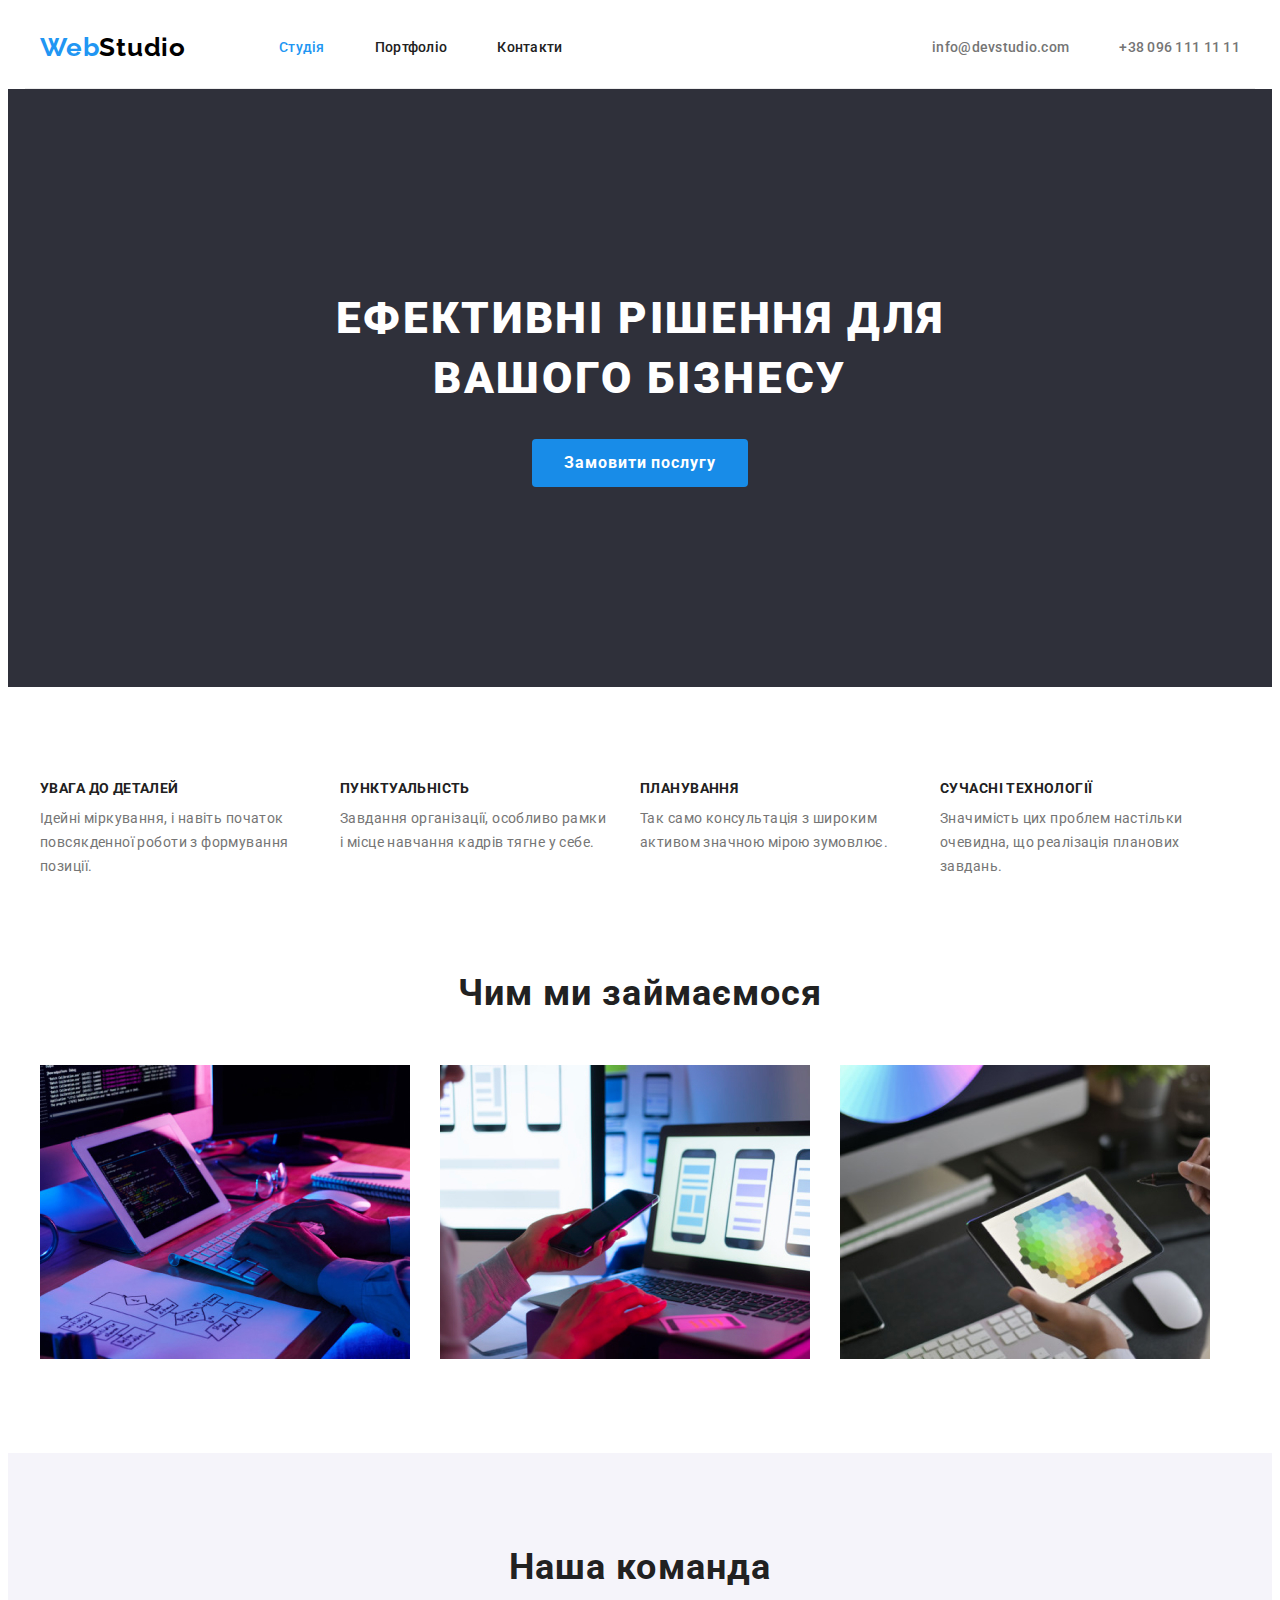
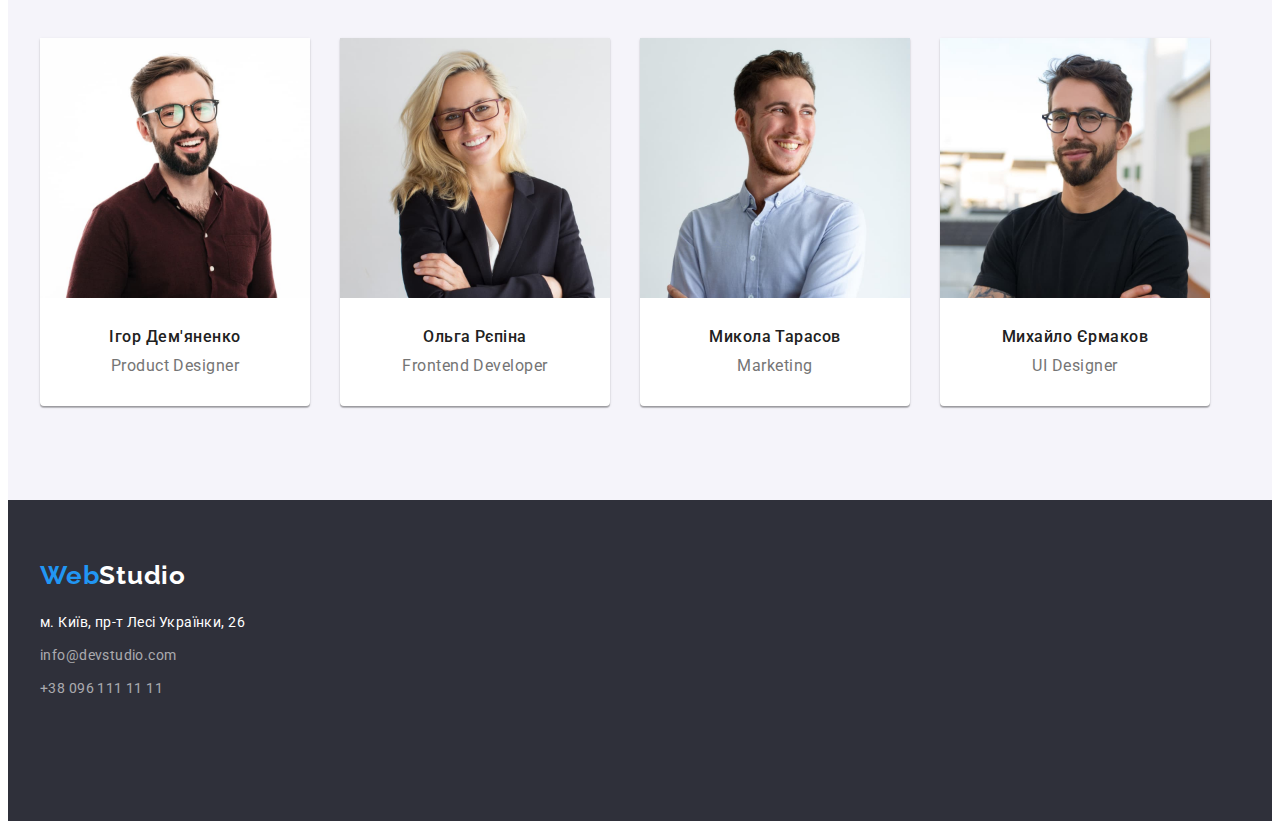
<file: index.html>
<!DOCTYPE html>
<html lang="en">

<head>
  <meta charset="UTF-8" />
  <meta http-equiv="X-UA-Compatible" content="IE=edge" />
  <meta name="viewport" content="width=device-width, initial-scale=1.0" />
  <title>WebStudio</title>
  <link rel="preconnect" href="https://fonts.googleapis.com">
  <link rel="preconnect" href="https://fonts.gstatic.com" crossorigin>
  <link href="https://fonts.googleapis.com/css2?family=Raleway:wght@700&family=Roboto:wght@400;500;700;900&display=swap"
    rel="stylesheet">
  <link rel="stylesheet" href="https://cdnjs.cloudflare.com/ajax/libs/modern-normalize/1.1.0/modern-normalize.min.css"
    integrity="sha512-wpPYUAdjBVSE4KJnH1VR1HeZfpl1ub8YT/NKx4PuQ5NmX2tKuGu6U/JRp5y+Y8XG2tV+wKQpNHVUX03MfMFn9Q=="
    crossorigin="anonymous" referrerpolicy="no-referrer" />
  <link rel="stylesheet" href="./css/style.css">
</head>

<body>
  <header class="header container">

    <div class="header-container">
      <nav class="header-nav">
        <a class="header-logo link" href="./index.html">Web<span class="header-logo-accent">Studio</span></a>
        <ul class="header-list list">
          <li class="header-item">
            <a class="header-link current link" href="./index.html">Студія</a>
          </li>
          <li class="header-item">
            <a class="header-link link" href="./portfolio.html">Портфоліо</a>
          </li>
          <li class="header-item">
            <a class="header-link link" href="">Контакти</a>
          </li>
        </ul>
      </nav>
      <ul class="header-contact">
        <li class="contact-item">
          <a class="header-mailto link" href="mailto:info@devstudio.com">info@devstudio.com</a>
        </li>
        <li class="contact-item">
          <a class="header-tel link" href="tel:+380961111111">+38 096 111 11 11</a>
        </li>
      </ul>
    </div>



  </header>
  <main>

    <section class="hero">
      <div class="container">
        <h1 class="hero-titl">Ефективні рішення для вашого бізнесу</h1>

        <button class="hero-button" type="button">Замовити послугу</button>
      </div>

    </section>

    <section class="aside">
      <div class="container">
        <h2 class="aside-titl visually-hidden">Особливості</h2>
        <ul class="aside-list list">
          <li class="aside-item">
            <h3 class="aside-caption link">Увага до деталей</h3>
            <p class="aside-tex">
              Ідейні міркування, і навіть початок повсякденної роботи з
              формування позиції.
            </p>
          </li>
          <li class="aside-item">
            <h3 class="aside-caption link">Пунктуальність</h3>
            <p class="aside-tex">
              Завдання організації, особливо рамки і місце навчання кадрів тягне
              у себе.
            </p>
          </li>
          <li class="aside-item">
            <h3 class="aside-caption link">Планування</h3>
            <p class="aside-tex">
              Так само консультація з широким активом значною мірою зумовлює.
            </p>
          </li>
          <li class="aside-item">
            <h3 class="aside-caption link">Сучасні технології</h3>
            <p class="aside-tex">
              Значимість цих проблем настільки очевидна, що реалізація планових
              завдань.
            </p>
          </li>
        </ul>
      </div>
    </section>
    <section class="work section">
      <div class="container">
        <h2 class="work-titl">Чим ми займаємося</h2>
        <ul class="work-list list">
          <li class="work-item link">
            <img class="work-img" src="./images/doing/img.print.jpg" alt="print" width="370" />
          </li>
          <li class="work-item link">
            <img class="work-img" src="./images/doing/img.phone.jpg" alt="phone" width="370" />
          </li>
          <li class="work-item link">
            <img class="work-img" src="./images/doing/img.pen.jpg" alt="pen" width="370" />
          </li>
        </ul>
      </div>

    </section>
    <section class="team">
      <div class="container">
        <h2 class="team-titl">Наша команда</h2>
        <ul class="team-list list">
          <li class="team-link link">
            <img class="team-img" src="./images/team/img.ProductDesigner.jpg" alt="Product Designer" width="270" />
            <div class="team-section">
              <h3 class="team-caption">Ігор Дем'яненко</h3>
              <p class="team-text">Product Designer</p>
            </div>
          </li>
          <li class="team-link link">
            <img class="team-img" src="./images/team/img.FrontendDeveloper.jpg" alt="Frontend Developer" width="270" />
            <div class="team-section">
              <h3 class="team-caption">Ольга Рєпіна</h3>
              <p class="team-text">Frontend Developer</p>
            </div>
          </li>
          <li class="team-link link">
            <img class="team-img" src="./images/team/img.Marketing.jpg" alt="Marketing" width="270" />
            <div class="team-section">
              <h3 class="team-caption">Микола Тарасов</h3>
              <p class="team-text">Marketing</p>
            </div>
          </li>
          <li class="team-link link">
            <img class="team-img" src="./images/team/img.UIDesigner.jpg" alt="UI Designer" width="270" />
            <div class="team-section">
              <h3 class="team-caption">Михайло Єрмаков</h3>
              <p class="team-text">UI Designer</p>
            </div>
          </li>
        </ul>
      </div>

    </section>
  </main>

  <footer class="footer">
    <div class="container">

      <a class="footer-logo link" href="./index.html"> Web<span class="header-logo-white">Studio</span></a>

      <address class="footer-address">
        <ul class="footer-list list">
          <li class="footer-item">
            <a class="footer-map link"
              href="https://www.google.com/maps/d/u/0/viewer?mid=10uSM3H-mIU3GznYo2szRIEphczw&hl=en_US&ll=50.42732700000001%2C30.538092&z=17"
              target="_blank" rel="noreferrer noopener">м. Київ, пр-т Лесі Українки, 26</a>
          </li>
          <li class="footer-item">
            <a class="footer-mailto link" href="mailto:info@devstudio.com">info@devstudio.com</a>
          </li>
          <li class="footer-item">
            <a class="footer-tel link" href="tel:+380961111111">+38 096 111 11 11</a>
          </li>
        </ul>
      </address>
    </div>

  </footer>
</body>

</html>
</file>
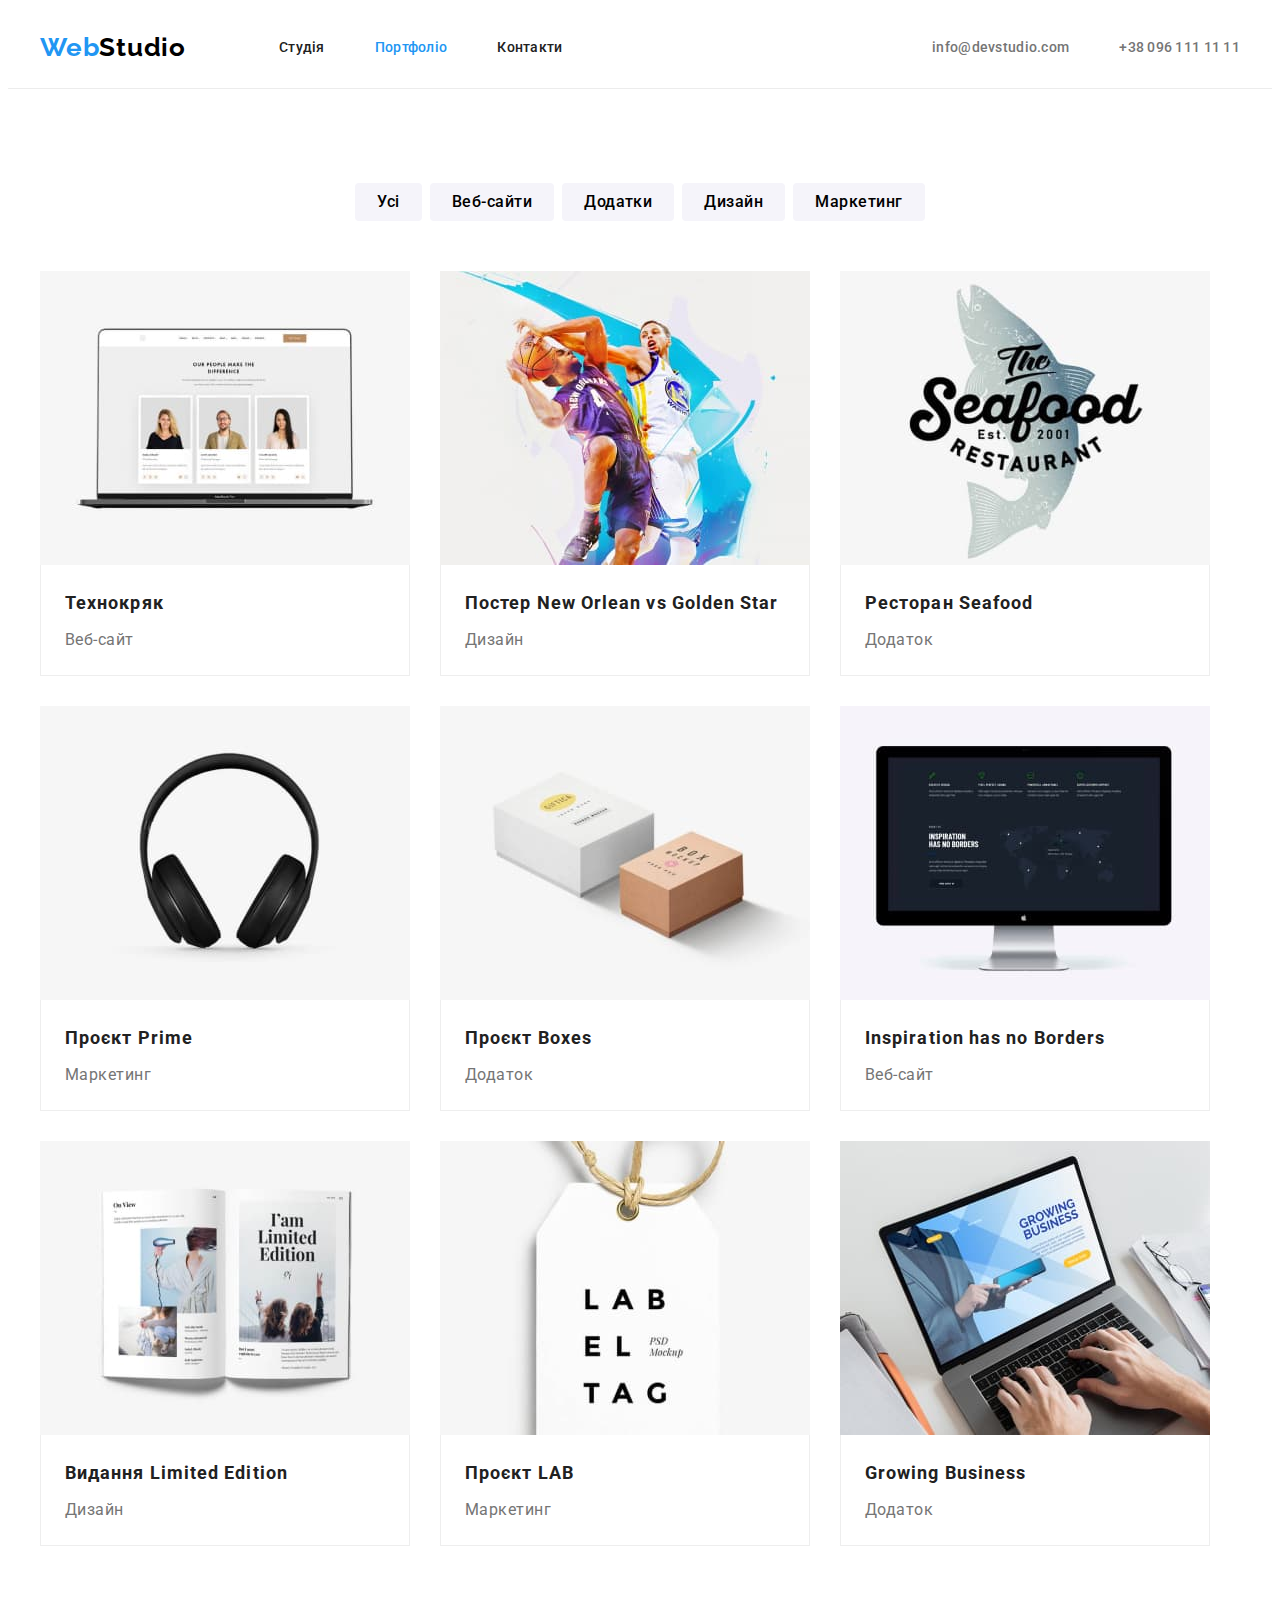
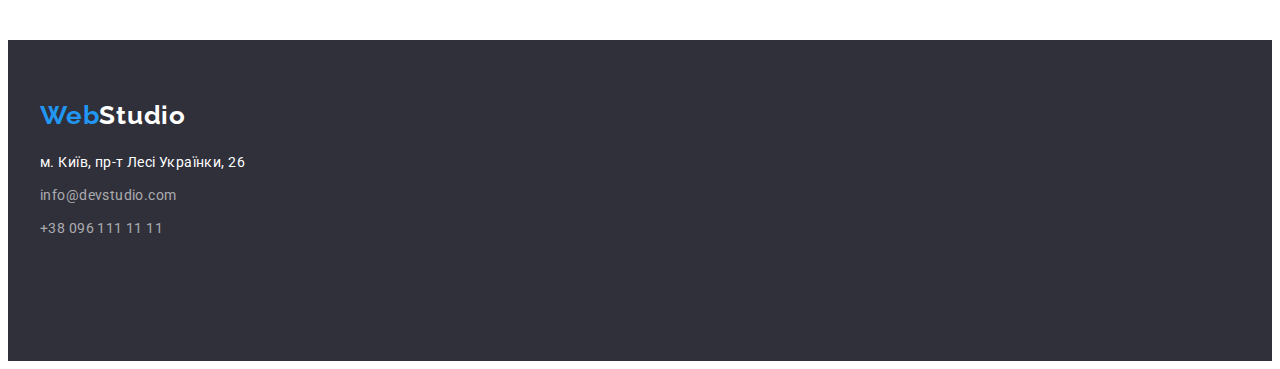
<file: portfolio.html>
<!DOCTYPE html>
<html lang="en">

<head>
    <meta charset="UTF-8" />
    <meta http-equiv="X-UA-Compatible" content="IE=edge" />
    <meta name="viewport" content="width=device-width, initial-scale=1.0" />
    <title>WebStudio</title>
    <link rel="preconnect" href="https://fonts.googleapis.com">
    <link rel="preconnect" href="https://fonts.gstatic.com" crossorigin>
    <link
        href="https://fonts.googleapis.com/css2?family=Raleway:wght@700&family=Roboto:wght@400;500;700;900&display=swap"
        rel="stylesheet">

    <link rel="stylesheet" href="https://cdnjs.cloudflare.com/ajax/libs/modern-normalize/1.1.0/modern-normalize.min.css"
        integrity="sha512-wpPYUAdjBVSE4KJnH1VR1HeZfpl1ub8YT/NKx4PuQ5NmX2tKuGu6U/JRp5y+Y8XG2tV+wKQpNHVUX03MfMFn9Q=="
        crossorigin="anonymous" referrerpolicy="no-referrer" />

    <link rel="stylesheet" href="./css/style.css">
</head>

<body>
    <header class="header">

        <div class="container header-container">
            <nav class="header-nav">
                <a class="header-logo link" href="./index.html">Web<span class="header-logo-accent">Studio</span></a>
                <ul class="header-list list">
                    <li class="header-item">
                        <a class="header-link link" href="./index.html">Студія</a>
                    </li>
                    <li class="header-item">
                        <a class="header-link current link" href="./portfolio.html">Портфоліо</a>
                    </li>
                    <li class="header-item">
                        <a class="header-link link" href="">Контакти</a>
                    </li>
                </ul>
            </nav>
            <ul class="header-contact">
                <li class="contact-item">
                    <a class="header-mailto link" href="mailto:info@devstudio.com">info@devstudio.com</a>
                </li>
                <li class="contact-item">
                    <a class="header-tel link" href="tel:+380961111111">+38 096 111 11 11</a>
                </li>
            </ul>
        </div>


    </header>
    <main>
        <section class="buttons section">
            <div class="container">
                <h1 class="button-section visually-hidden">Секція кнопок</h1>
                <ul class="button-list list">
                    <li class="button-item">
                        <button class="button-link link" type="button">Усі</button>
                    </li>
                    <li class="button-item">
                        <button class="button-link link" type="button">Веб-сайти</button>
                    </li>
                    <li class="button-item">
                        <button class="button-link link" type="button">Додатки</button>
                    </li>
                    <li class="button-item">
                        <button class="button-link link" type="button">Дизайн</button>
                    </li>
                    <li class="button-item">
                        <button class="button-link link" type="button">Маркетинг</button>
                    </li>
                </ul>

                <ul class="foto-list list">
                    <li class="foto-item">
                        <a class="foto-link link" href="">
                            <img src="./images/portfolio/web.jpg" alt="laptop" width="370">
                            <div class="foto-section">
                                <h2 class="foto-caption">Технокряк</h2>
                                <p class="foto-text">Веб-сайт</p>
                            </div>

                        </a>
                    </li>
                    <li class="foto-item">
                        <a class="foto-link link" href="">
                            <img src="./images/portfolio/Orlean.jpg" alt="two basketball players" width="370">
                            <div class="foto-section">
                                <h2 class="foto-caption">Постер New Orlean vs Golden Star</h2>
                                <p class="foto-text">Дизайн</p>
                            </div>
                        </a>
                    </li>
                    <li class="foto-item">
                        <a class="foto-link link" href="">
                            <img src="./images/portfolio/Seafood.jpg" alt="fish logo" width="370">
                            <div class="foto-section">
                                <h2 class="foto-caption">Ресторан Seafood</h2>
                                <p class="foto-text">Додаток</p>
                            </div>
                        </a>
                    </li>
                    <li class="foto-item">
                        <a class="foto-link link" href="">
                            <img src="./images/portfolio/Prime.jpg" alt="headphones" width="370">
                            <div class="foto-section">
                                <h2 class="foto-caption">Проєкт Prime</h2>
                                <p class="foto-text">Маркетинг</p>
                            </div>
                        </a>
                    </li>
                    <li class="foto-item">
                        <a class="foto-link link" href="">
                            <img src="./images/portfolio/Boxes.jpg" alt="two drawers" width="370">
                            <div class="foto-section">
                                <h2 class="foto-caption">Проєкт Boxes</h2>
                                <p class="foto-text">Додаток</p>
                            </div>
                        </a>
                    </li>
                    <li class="foto-item">
                        <a class="foto-link link" href="">
                            <img src="./images/portfolio/Inspiration.jpg" alt="monitor" width="370">
                            <div class="foto-section">
                                <h2 class="foto-caption">Inspiration has no Borders</h2>
                                <p class="foto-text">Веб-сайт</p>
                            </div>
                        </a>
                    </li>
                    <li class="foto-item">
                        <a class="foto-link link" href="">
                            <img src="./images/portfolio/Limited.jpg" alt="book" width="370">
                            <div class="foto-section">
                                <h2 class="foto-caption">Видання Limited Edition</h2>
                                <p class="foto-text">Дизайн</p>
                            </div>
                        </a>
                    </li>
                    <li class="foto-item">
                        <a class="foto-link link" href="">
                            <img src="./images/portfolio/lab.jpg" alt="label" width="370">
                            <div class="foto-section">
                                <h2 class="foto-caption">Проєкт LAB</h2>
                                <p class="foto-text">Маркетинг</p>
                            </div>
                        </a>
                    </li>
                    <li class="foto-item">
                        <a class="foto-link link" href="">
                            <img src="./images/portfolio/Growing.jpg" alt="man typing on laptop" width="370">
                            <div class="foto-section">
                                <h2 class="foto-caption">Growing Business</h2>
                                <p class="foto-text">Додаток</p>
                            </div>
                        </a>
                    </li>
                </ul>
            </div>

        </section>
    </main>

<footer class="footer">
    <div class="container">

        <a class="footer-logo link" href="./index.html"> Web<span class="header-logo-white">Studio</span></a>

        <address class="footer-address">
            <ul class="footer-list list">
                <li class="footer-item">
                    <a class="footer-map link"
                        href="https://www.google.com/maps/d/u/0/viewer?mid=10uSM3H-mIU3GznYo2szRIEphczw&hl=en_US&ll=50.42732700000001%2C30.538092&z=17"
                        target="_blank" rel="noreferrer noopener">м. Київ, пр-т Лесі Українки, 26</a>
                </li>
                <li class="footer-item">
                    <a class="footer-mailto link" href="mailto:info@devstudio.com">info@devstudio.com</a>
                </li>
                <li class="footer-item">
                    <a class="footer-tel link" href="tel:+380961111111">+38 096 111 11 11</a>
                </li>
            </ul>
        </address>
    </div>

</footer>


</body>

</html>
</file>
<file: css/style.css>
:root{
--main-color:#212121;
--accent-color:#2196F3;
--fons-color:#FFFFFF;
--background-button:#188CE8;
--background-grey: #757575;
--background-image: #EEEEEE;
--background-black: #000000;
--background-clip: #F5F4FA;
--background-silver: #FFFFFF99;
--background-coal: #2F303A;
--background-pearl: #ECECEC;

}

p,
h1,
h2,
h3,
h4,
h5,
h6 {
    margin: 0;
}

ul,ol {
    margin: 0;
    padding-left: 0;
    list-style: none;
}
button {
    display: block;
    cursor: pointer;
    text-decoration: none;
    border: none;
    border-radius: 4px;
}

address {
    font-style: normal;
}
img {
    display: block;
    max-width: 100%;
    height: auto;
}
body {
    font-family: 'Roboto',sans-serif; 
    color: #212121;
    background-color:var(--fons-color);
    font-size: 14px;
    letter-spacing: 0.03em;
}
.section {
    padding-top: 94px;
    padding-bottom: 94px;
}
.list {
    list-style: none;
    padding-left: 0;
    margin: 0;
}
.link {
    text-decoration: none;
    color: inherit;
}
.visually-hidden {
    position: absolute;
    width: 1px;
    height: 1px;
    margin: -1px;
    border: 0;
    padding: 0;

    white-space: nowrap;
    clip-path: inset(100%);
    clip: rect(0 0 0 0);
    overflow: hidden;
}

.list {
    list-style: none;
}

.link {
    text-decoration: none;
}

.container {
width: 1200px;
padding-left: 15px;
padding-right: 15px; 
margin: 0 auto;
/* outline: 2px solid red; */
}

/* -------------header-------------- */
.header {
    border-bottom: 1px solid #ECECEC;
}
.header-container{
    display: flex;
    align-items: center;
}
.heder.container {
    display: flex;
    align-items: center;
}
.header-nav {
display: flex;
}
.header-list{
    display: flex;
}
.header-item{
    margin-right: 50px;
    /* outline: 1px solid red; */
}

.header-item:last-child{
margin-right: 0;
}

.header-logo,
.header-logo :focus {
    padding-top: 24px;
    padding-bottom: 25px;
    margin-right: 93px;
    display: block;
    
font-family: Raleway,sans-serif;
    font-weight: 700;
    font-size: 26px;
    line-height: 1.19;
    letter-spacing: 0.03em;

    color: #2196F3;

   
}
.header-logo-accent{

    color: #000;
}

.header-link{
        display: block;
        padding-top: 32px;
        padding-bottom: 32px;

        font-weight: 500;
        font-size: 14px;
        line-height: 1.14;
        letter-spacing: 0.02em;
    
        color: #212121;
}

.header-link:hover,
.header-link:focus{
    color: var(--accent-color)
 }


 .header-link.current {
     color:var(--accent-color)

 }
 .header-contact{
display: flex;
margin-left: auto;
 }
.contact-item {
  margin-right: 50px;
}
 .contact-item:last-child{
    margin-right: 0px;
} 

.header-mailto,
.header-tel{
    
    display: block;
    padding-top: 32px;
    padding-bottom: 32px;

        font-weight: 500;
        font-size: 14px;
        line-height: 1.14;
        letter-spacing: 0.02em;
        /* background-color: #2196F3; */
        color: #757575;
}
.header-mailto:hover,
.header-tel:hover,
.header-mailto:focus,
.header-tel:focus{
    color: var(--accent-color)
}

/* --------------hero------------ */
.hero{
padding-top: 200px;
padding-bottom: 200px;
text-align: center;

    background: #2F303A;
}

.hero-titl{
  max-width: 696px;
  margin: 0 auto;
  margin-bottom: 30px;
    
    font-weight: 900;
    font-size: 44px;
    line-height: 1.36;
    letter-spacing: 0.06em;
    text-transform: uppercase;
    
   
    

    color:var(--fons-color)
}

.hero-button{

    display: block;
    margin: 0 auto;
    padding-top: 10px;
    padding-bottom: 10px;
    padding-right: 32px;
    padding-left: 32px;
    min-width: 216px;
    border-radius: 4px;
    border: none;

    font-family: inherit;
    font-weight: 700;
    font-size: 16px;
    line-height: 1.8;
    letter-spacing: 0.06em;
    color: var(--fons-color);
    background-color: var(--background-button);
    cursor: pointer;
}
.hero-button{
    
}


/* -------------aside--------- */
.aside {
    padding:  94px 0;

}
.aside-list{

    display: flex;
    gap: 30px;
   
    
}
.aside-item {
    max-width: 270px;
    
}
.aside-caption{
text-transform: uppercase;
margin-bottom: 10px;
        font-weight: 700;
        font-size: 14px;
        line-height: 1.14;
        letter-spacing: 0.03em;
    
        color: #212121;

}
 .aside-tex{
        line-height: 1.7;
        color: #757575;

 }
 /* ------------work------------- */
.work{
padding-top: 0;
}
 .work-titl{
    text-align: center;
    margin-bottom: 50px;
    
        font-weight: 700;
        font-size: 36px;
        line-height: 1.16;
        letter-spacing: 0.03em;
    
        color: #212121;
 }
.work-list{
display: flex;

gap: 30px;
}
.work-item{

}

.work-img{

}


 /* --------team------------- */
 .team{
background-color: #F5F4FA;
padding: 94px 0;
 }
 .team-titl{
    text-align: center;
    
    padding-bottom: 50px;
    
        font-weight: 700;
        font-size: 36px;
        line-height: 1.16;
        letter-spacing: 0.03em;
    
        color: #212121;
 
}

.team-list{

display: flex;
gap: 30px;
}
.team-link{
background: #FFFFFF;

    box-shadow: 0px 1px 3px rgba(0, 0, 0, 0.12), 0px 1px 1px rgba(0, 0, 0, 0.14), 0px 2px 1px rgba(0, 0, 0, 0.2);
    border-radius: 0px 0px 4px 4px;
}
.team-img{

}
.team-section {
    padding-top: 30px;
    padding-bottom: 30px;
}
.team-caption{
    
    text-align: center;
    font-weight: 500;
        font-size: 16px;
        line-height: 1.18;
        letter-spacing: 0.03em;
    
        color: #212121;
  }

  .team-text{
    margin-top: 10px;
    text-align: center;
    
        font-size: 16px;
        line-height: 1.18;
        letter-spacing: 0.03em;
    
        color: #757575;

  }

  /* ---------basement------- */

.footer{ 
        background: #2F303A;
        padding: 60px 0;
}
.header-logo-white{
 color: var(--fons-color);
}

.footer-logo,
.footer-logo :focus {
   
    font-family: Raleway, sans-serif;
    font-weight: 700;
    font-size: 26px;
    line-height: 1.19;
    letter-spacing: 0.03em;

    color: #2196F3;

}

.footer-address {
     margin-top: 20px; 
}
  .footer-list {
  margin-bottom: 60px;
}
.footer-item{
    margin-bottom: 9px;
}
.footer-ltem:last-child {
    margin-bottom: 0;
}


.footer-map {
        font-family: 'Roboto'sans-serif;
            font-style: normal;
            font-weight: 400;
            font-size: 14px;
            line-height: 1.71;
            letter-spacing: 0.03em;
        
            color: #FFFFFF;

}
.footer-map:hover,
.footer-map:focus{
color: var(--accent-color);

}
.footer-mailto,
.footer-tel {
    font-family: 'Roboto'sans-serif;
        font-style: normal;
        font-weight: 400;
        font-size: 14px;
        line-height: 1.71;
        letter-spacing: 0.03em;
    
        color: rgba(255, 255, 255, 0.6);

}
.footer-mailto:hover,
.footer-tel:hover,
.footer-mailto:focus,
.footer-tel:focus {
    color: var(--accent-color)
}
 /* ---------portofolio batton------- */

.buttons {
    

}

.button-list {
display: flex;
justify-content: center;

margin-bottom: 50px;
    gap: 8px;

}

.button-item {
    

}

.button-link{
    
    font-family: 'Roboto',sans-serif;
        font-weight: 500;
        font-size: 16px;
        line-height: 1.62;
        text-align: center;
        letter-spacing: 0.03em;

        background-color: var(--background-clip);
        color: var(--background-black);
        cursor: pointer;
        border: none;
        border-radius: 4px;
        padding: 6px 22px;

}
.button-link:hover,
.button-link:focus {
 border-radius: 4px;
 color: var(--background-clip);
 background-color: var(--background-button)

}
.button-link{
    
}
   /* ---------foto------- */

.foto-list {
    
display: flex;
flex-wrap: wrap;
gap: 30px;

}

.foto-item {

}

.foto-link {

}
.foto-section {
    padding: 20px 24px;
    border: 1px solid #EEEEEE;
    border-top: none;


}

.foto-caption {
    
        font-size: 18px;
        line-height: 2.0;
        letter-spacing: 0.06em;
        margin-bottom: 4px;
    
        color: #212121;

}

.foto-text {
    font-family: 'Roboto'sans-serif;
    font-style: normal;
    font-weight: 400;
    font-size: 16px;
    line-height: 1.88;
    letter-spacing: 0.03em;

    color: #757575;
}
</file>
